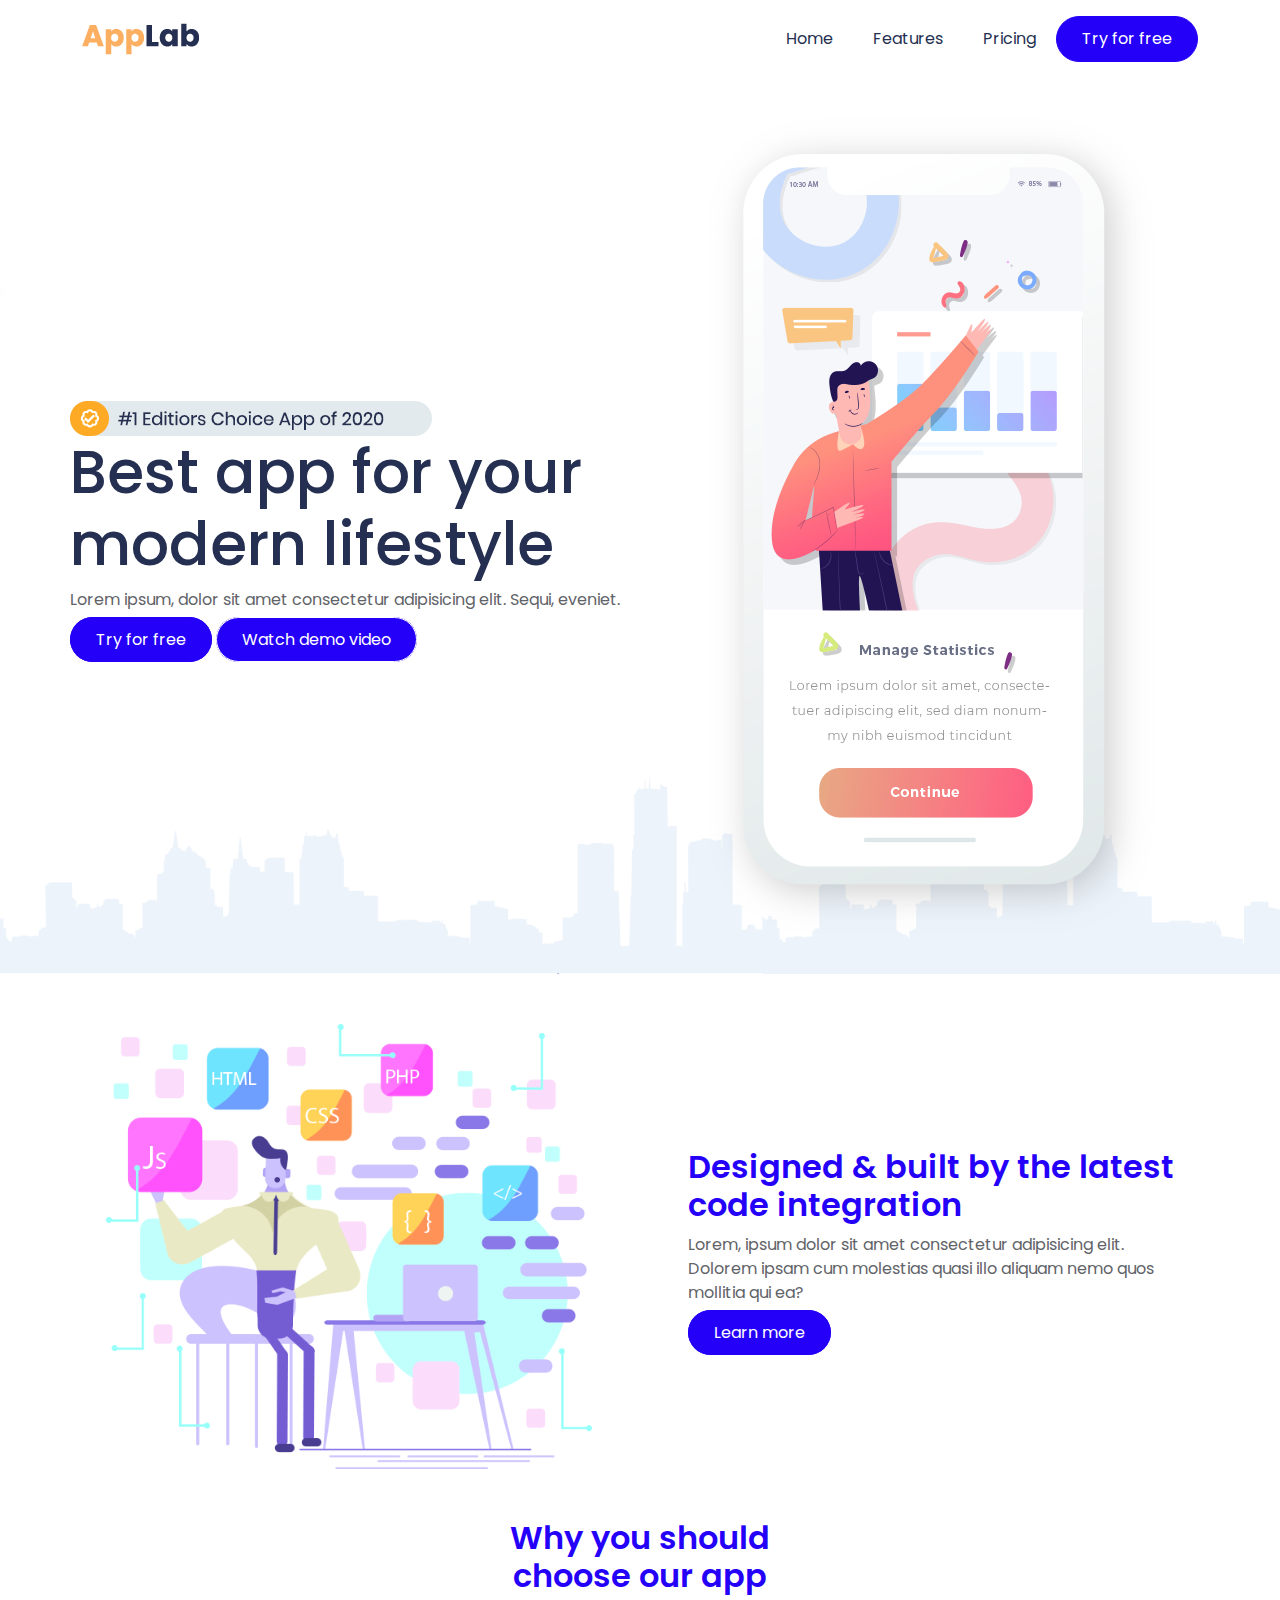
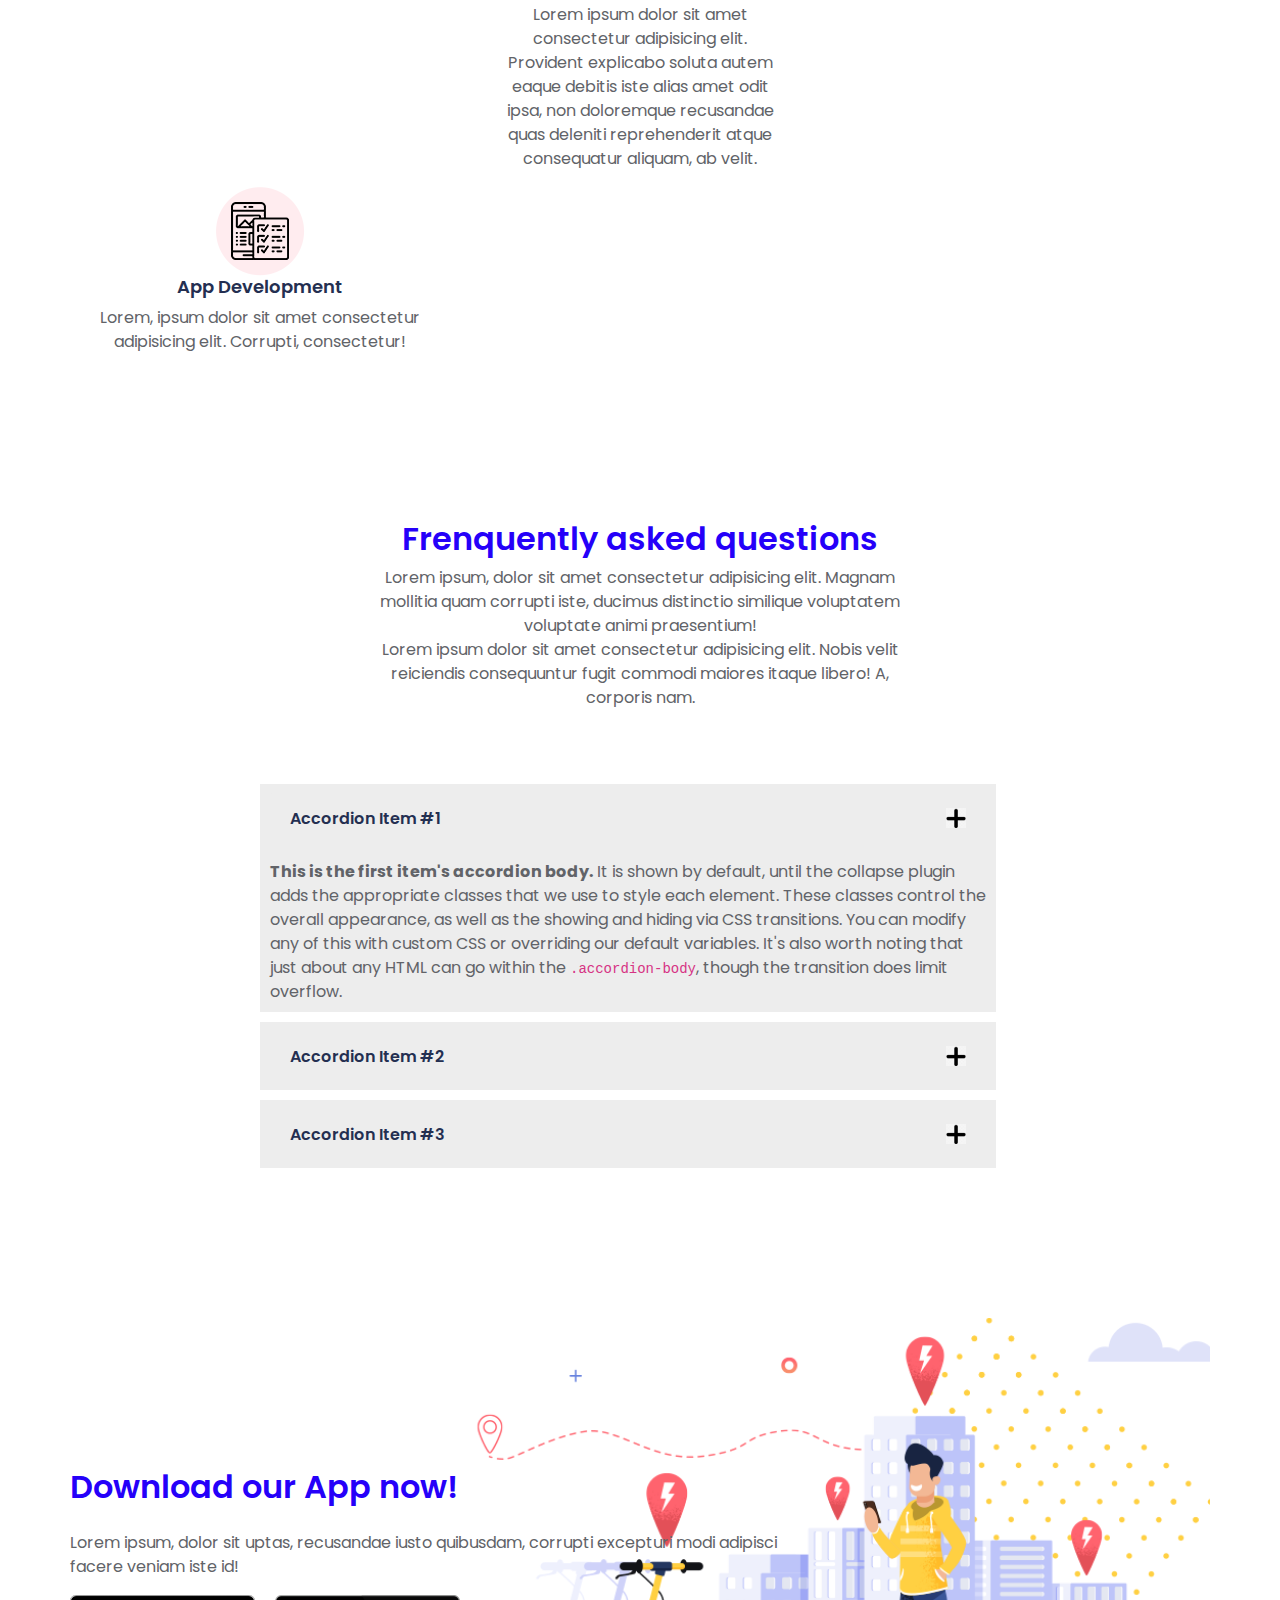
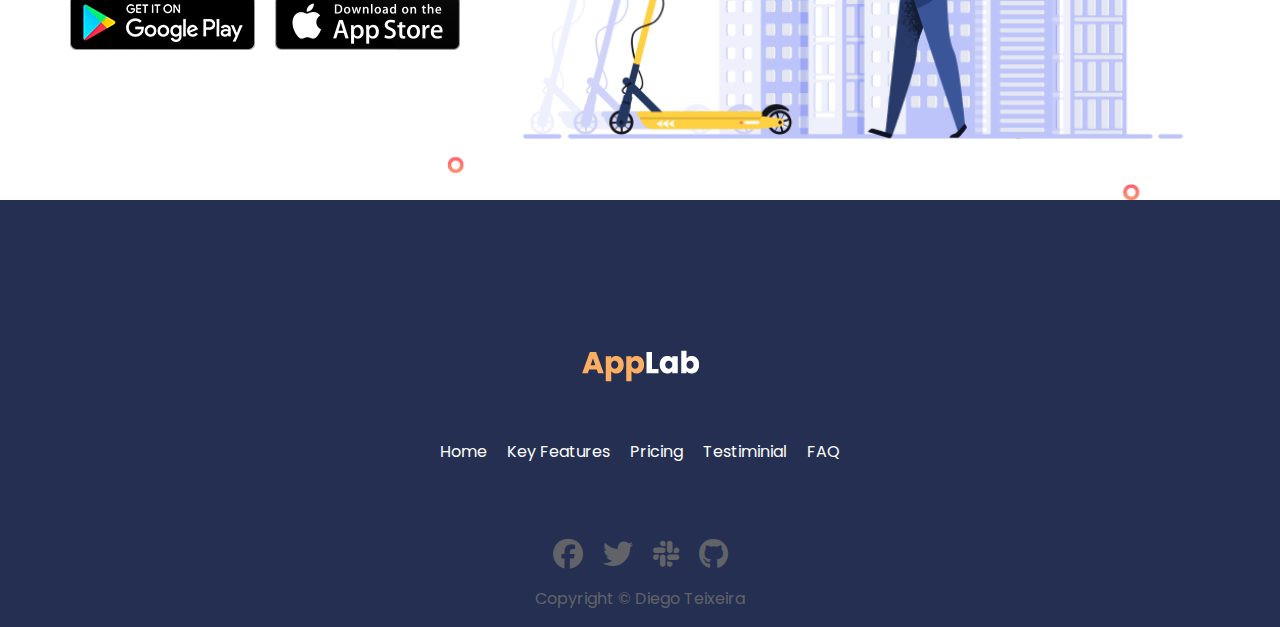
<file: index.html>
<!DOCTYPE html>
<html lang="pt-br">
<head>
    <meta charset="UTF-8">
    <meta http-equiv="X-UA-Compatible" content="IE=edge">
    <meta name="viewport" content="width=device-width, initial-scale=1.0">
    <link rel="stylesheet" href="./bootstrap/bootstrap.min.css">
    <link rel="stylesheet" href="estilo.css">
    <link rel="preconnect" href="https://fonts.googleapis.com">
    <link rel="preconnect" href="https://fonts.gstatic.com" crossorigin>
    <link href="https://fonts.googleapis.com/css2?family=Poppins:wght@400;600&display=swap" rel="stylesheet">
    <link rel="stylesheet" href="https://cdnjs.cloudflare.com/ajax/libs/font-awesome/6.4.0/css/all.min.css">
    <title>Document</title>
    
</head>
<body>
    <header>
        <nav class="navbar navbar-expand-lg bg-body-tertiary container py-3">
            <div class=" container-fluid">
              <a class="navbar-brand" href="#">
                <img src="./img/logo1.png" class="img-fluid">
              </a>
              <button class="navbar-toggler" type="button" data-bs-toggle="collapse" data-bs-target="#navbarNav" aria-controls="navbarNav" aria-expanded="false" aria-label="Toggle navigation">
                <span class="navbar-toggler-icon"></span>
              </button>
              <div class="collapse navbar-collapse flex-row-reverse" id="navbarNav">
                <ul class="navbar-nav d-flex align-items-center">
                  <li class="nav-item">
                    <a class="nav-link active" aria-current="page" href="#">Home</a>
                  </li>
                  <li class="nav-item">
                    <a class="nav-link" href="#">Features</a>
                  </li>
                  <li class="nav-item">
                    <a class="nav-link" href="#">Pricing</a>
                  </li>
                  <li class="nav-item">
                    <a class="nav-link botao-azul">Try for free</a>
                  </li>
                </ul>
              </div>
            </div>
          </nav>
    </header>

    <main>
        <section id="primeiro">
            <div class="row d-flex align-items-center">
                <div class="col-md-6">
                    <img src="./img/imagem1.png" class="img-fluid">
                    <h1 id="texto-inicial">Best app for your modern lifestyle </h1>
                    <p class="texto-cinza">Lorem ipsum, dolor sit amet consectetur adipisicing elit. Sequi, eveniet.</p>
                    <a href="#" class="botao-azul">Try for free</a>
                    <a href="#" class="botao-branco">Watch demo video</a>

                </div>

                <div class="col-md-6 d-flex justify-content-center">
                    <img src="./img/imagem3.png" id="imagem-inicial" class="img-fluid">

                </div>
            </div>
        </section>

        <section id="segundo" class="container">
            <div class="row d-flex align-items-center">
                <div class="col-md-6 px-5">
                    <img src="./img/imagem4.png" class="img-fluid">
                </div>
                <div class="col-md-6 px-5">
                    <h2 class="titulo-padrao">
                        Designed & built by the latest code integration
                    </h2>
                    <p class="texto-cinza"> Lorem, ipsum dolor sit amet consectetur adipisicing elit. Dolorem ipsam cum molestias quasi illo aliquam nemo quos mollitia qui ea?</p>
                    <a href="#" class="botao-azul">Learn more</a>
                </div>
            </div>

        </section>

        <section id="terceiro" class="container">
            <div class="row">
                <div class="offset-md-4 col-md-4 text-center px-5">
                    <h2 class="titulo-padrao">
                        Why you should choose our app
                    </h2>
                    <p class="texto-cinza">
                        Lorem ipsum dolor sit amet consectetur adipisicing elit. Provident explicabo soluta autem eaque debitis iste alias amet odit ipsa, non doloremque recusandae quas deleniti reprehenderit atque consequatur aliquam, ab velit.
                    </p>
                </div>
            </div>
            <div class="row">
                <div class="col-md-4 text-center">
                    <img src="./img/service1.png" class="img-fluid">
                    <h3 class="texto-negrito-azul">App Development</h3>
                    <p class="texto-cinza">
                        Lorem, ipsum dolor sit amet consectetur adipisicing elit. Corrupti, consectetur!
                    </p>

                </div>
                <div class="col-md-4">
                    
                </div>
                <div class="col-md-4">
                    
                </div>
            </div>
        </section>

        <section id="quarto" class="container padding-padrao">
            <div class="row">
                <div class="col-md-6 offset-md-3 text-center">
                    <h2 class="titulo-padrao">
                        Frenquently asked questions
                    </h2>
                    <p class="texto-cinza">
                        Lorem ipsum, dolor sit amet consectetur adipisicing elit. Magnam mollitia quam corrupti iste, ducimus distinctio similique voluptatem voluptate animi praesentium!
                        <br>Lorem ipsum dolor sit amet consectetur adipisicing elit. Nobis velit reiciendis consequuntur fugit commodi maiores itaque libero! A, corporis nam.
                    </p>
                </div>
                <div class="row mt-5">
                    <div class="col-md-8 offset-md-2">
                        <div class="accordion" id="accordionExample">
                            <div class="accordion-item">
                              <h2 class="accordion-header">
                                <button class="accordion-button collapsed" type="button" data-bs-toggle="collapse" data-bs-target="#collapseOne" aria-expanded="true" aria-controls="collapseOne">
                                  Accordion Item #1
                                </button>
                              </h2>
                              <div id="collapseOne" class="accordion-collapse collapse show" data-bs-parent="#accordionExample">
                                <div class="accordion-body">
                                  <strong>This is the first item's accordion body.</strong> It is shown by default, until the collapse plugin adds the appropriate classes that we use to style each element. These classes control the overall appearance, as well as the showing and hiding via CSS transitions. You can modify any of this with custom CSS or overriding our default variables. It's also worth noting that just about any HTML can go within the <code>.accordion-body</code>, though the transition does limit overflow.
                                </div>
                              </div>
                            </div>
                            <div class="accordion-item">
                              <h2 class="accordion-header">
                                <button class="accordion-button collapsed" type="button" data-bs-toggle="collapse" data-bs-target="#collapseTwo" aria-expanded="false" aria-controls="collapseTwo">
                                  Accordion Item #2
                                </button>
                              </h2>
                              <div id="collapseTwo" class="accordion-collapse collapse" data-bs-parent="#accordionExample">
                                <div class="accordion-body">
                                  <strong>This is the second item's accordion body.</strong> It is hidden by default, until the collapse plugin adds the appropriate classes that we use to style each element. These classes control the overall appearance, as well as the showing and hiding via CSS transitions. You can modify any of this with custom CSS or overriding our default variables. It's also worth noting that just about any HTML can go within the <code>.accordion-body</code>, though the transition does limit overflow.
                                </div>
                              </div>
                            </div>
                            <div class="accordion-item">
                              <h2 class="accordion-header">
                                <button class="accordion-button collapsed" type="button" data-bs-toggle="collapse" data-bs-target="#collapseThree" aria-expanded="false" aria-controls="collapseThree">
                                  Accordion Item #3
                                </button>
                              </h2>
                              <div id="collapseThree" class="accordion-collapse collapse" data-bs-parent="#accordionExample">
                                <div class="accordion-body">
                                  <strong>This is the third item's accordion body.</strong> It is hidden by default, until the collapse plugin adds the appropriate classes that we use to style each element. These classes control the overall appearance, as well as the showing and hiding via CSS transitions. You can modify any of this with custom CSS or overriding our default variables. It's also worth noting that just about any HTML can go within the <code>.accordion-body</code>, though the transition does limit overflow.
                                </div>
                              </div>
                            </div>
                          </div>
                    </div>

                </div>

            </div>

        </section>

        <section class="container padding-padrao" id="quinto">
            <div class="row">
                <div class="col-md-8">
                    <h2 class="titulo-padrao">
                        Download our App now!
                    </h2>
                    <p class="texto-cinza mt-4">
                        Lorem ipsum, dolor sit uptas, recusandae iusto quibusdam, corrupti excepturi modi adipisci facere veniam iste id!

                    </p>
                </div>
            </div>

            <div class="row">
                <div class="col-md-8">
                    <img src="img/baixar1.png" class="img-fluid">
                    <img src="img/baixar2.png" class="img-fluid ms-3">
                </div>
            </div>
        </section>

        <section class="container-fluid padding-padrao" id="sexto">
            <div class="row">
                <div class="col-md-12 text-center">
                    <img src="img/logo2.png" class="img-fluid">
                </div>
            </div>
            <div class="row mt-5">
                <div class="col-md-12 d-flex justify-content-center">
                    <ul class="lista-linear">
                        <li>Home</li>
                        <li>Key Features</li>
                        <li>Pricing</li>
                        <li>Testiminial</li>
                        <li>FAQ</li>
                    </ul>
                </div>
            </div>

            <div class="row mt-5">
                <div class="col-md-12 d-flex justify-content-center">
                    <ul class="lista-linear texto-cinza">
                        <li class="icones"><i class="fa-brands fa-facebook"></i></li>
                        <li class="icones"><i class="fa-brands fa-twitter"></i></li>
                        <li class="icones"><i class="fa-brands fa-slack"></i></li>
                        <li class="icones"><i class="fa-brands fa-github"></i></li>
                    </ul>
                </div>
            </div>
            <div class="row">
                <div class="col-md-12 text-center">
                    <p class="texto-cinza">Copyright &copy; Diego Teixeira</p>
                </div>
            </div>

        </section>
    </main>


    <script src="./bootstrap/bootstrap.bundle.min.js"></script>
    
</body>
</html>
</file>
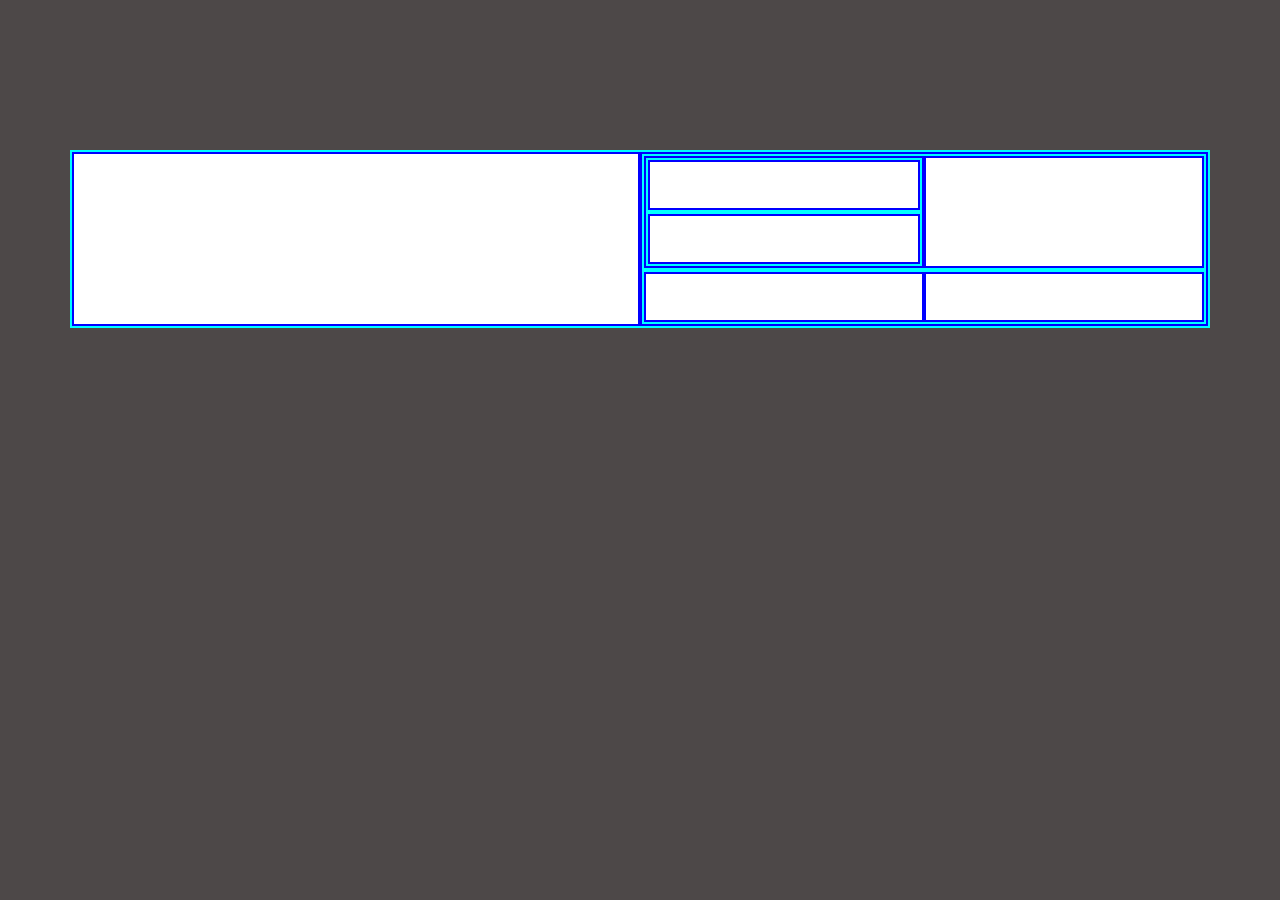
<file: teste.html>
<!DOCTYPE html>
<html lang="en">
<head>
    <meta charset="UTF-8">
    <meta http-equiv="X-UA-Compatible" content="IE=edge">
    <meta name="viewport" content="width=device-width, initial-scale=1.0">
    <title>Document</title>
    <link rel="stylesheet" href="bootstrap/bootstrap.min.css" >
    <style>
        body {
            background-color: rgb(77, 72, 72);
            padding: 150px 0;
        }
        .container {
            background-color: #ccc;
            content: " ";
            min-height: 50px;
        }
        .row {
            background-color: black;
            min-height: 50px;
            content: " ";
            border: 2px solid aqua;
        }
        [class*="col-"] {
            background-color: white;
            min-height: 50px;
            content: " ";
            border: 2px solid blue;
        }
    </style>
</head>
<body>
    <div class="container">
        <div class="row">
            <div class="col-6">

            </div>

            <div class="col-6">
                <div class="row">
                    <div class="col-6">
                        <div class="row">
                            <div class="col-12">
                            </div>
                        </div>
                        <div class="row">
                            <div class="col-12">
                            </div>
                        </div>
                    </div>

                    <div class="col-6">
                      
                    </div>
                </div>

                <div class="row">
                    <div class="col-6">

                    </div>

                    <div class="col-6">

                    </div>

                </div>

            </div>


        </div>
    </div>
</body>
</html>
</file>
<file: estilo.css>
body{
    font-family: 'Poppins', sans-serif;
}

.nav-link{
    color: #242f51 !important;
    padding: 0 20px !important;
}

.botao-azul{
    background-color: #2500f9;
    color: #fff !important;
    padding: 10px 25px !important;
    border-radius: 25px;
    text-decoration: none;
    border: 1px solid #2500f9;
}

.botao-azul:hover{
    background-color: #fff;
    color: #2500f9 !important;
    padding: 10px 25px !important;
    border-radius: 25px;
    text-decoration: none;
    border: 1px solid #2500f9;
}

.botao-branco{
    background-color: #2500f9;
    color: white !important;
    padding: 10px 25px !important;
    border-radius: 25px;
    text-decoration: none;
    border: 1px solid white;

}

#primeiro{
    padding: 40px 70px;
    background-image: url(./img/background1.png), url(./img/background2.png);
    background-repeat: no-repeat;
    background-position: bottom;
    background-size: contain;
}

#texto-inicial{
    color: #242f51;
    font-size: 60px;
}

.texto-cinza{
    color: #616368;
}

.imagem-inicial{
    height: 700px;
}

#segundo{
    padding: 50px 0px;
}

.titulo-padrao{
    color: #2500f9;
    font-weight: 600;
}

.texto-negrito-azul{
    color: #242f51;
    font-weight: 600;
    font-size: 18px;
}

.padding-padrao{
    padding: 150px 0px;
}

.accordion-body{    
    background-color: #ededed;
    color: #616368;
    padding: 8px 10px !important;
}

.accordion-header, .accordion-button{
    background-color: #ededed !important;
    color: #242f51 !important;
    font-weight: 600;
}

.accordion-item{
    margin-top: 10px !important;
    border: 0px !important;
}

.accordion-header{
    padding: 8px 10px;
}

.accordion-button:focus{
    box-shadow: none !important;

}

.accordion-button:after{
    background-image: url(img/plus.png) !important;
}

.accordion-button:not(.collapsed):after{
    background-image: url(img/minus.png) !important;
}

#quinto{
    background-image: url(img/imagem5.png);
    background-repeat: no-repeat;
    background-size: contain;
    background-position: right;
}

#sexto{
    background-color: #242f51;
    color: white;
    padding-bottom: 0 ;
}

.lista-linear{
    display: flex;
    padding: 0px;
    margin: 0px;
}

.lista-linear li{
    list-style: none;
    margin: 10px;
}

.icones{
    font-size: 30px;

}

.icones:hover{
    color: #fff;
}
</file>
